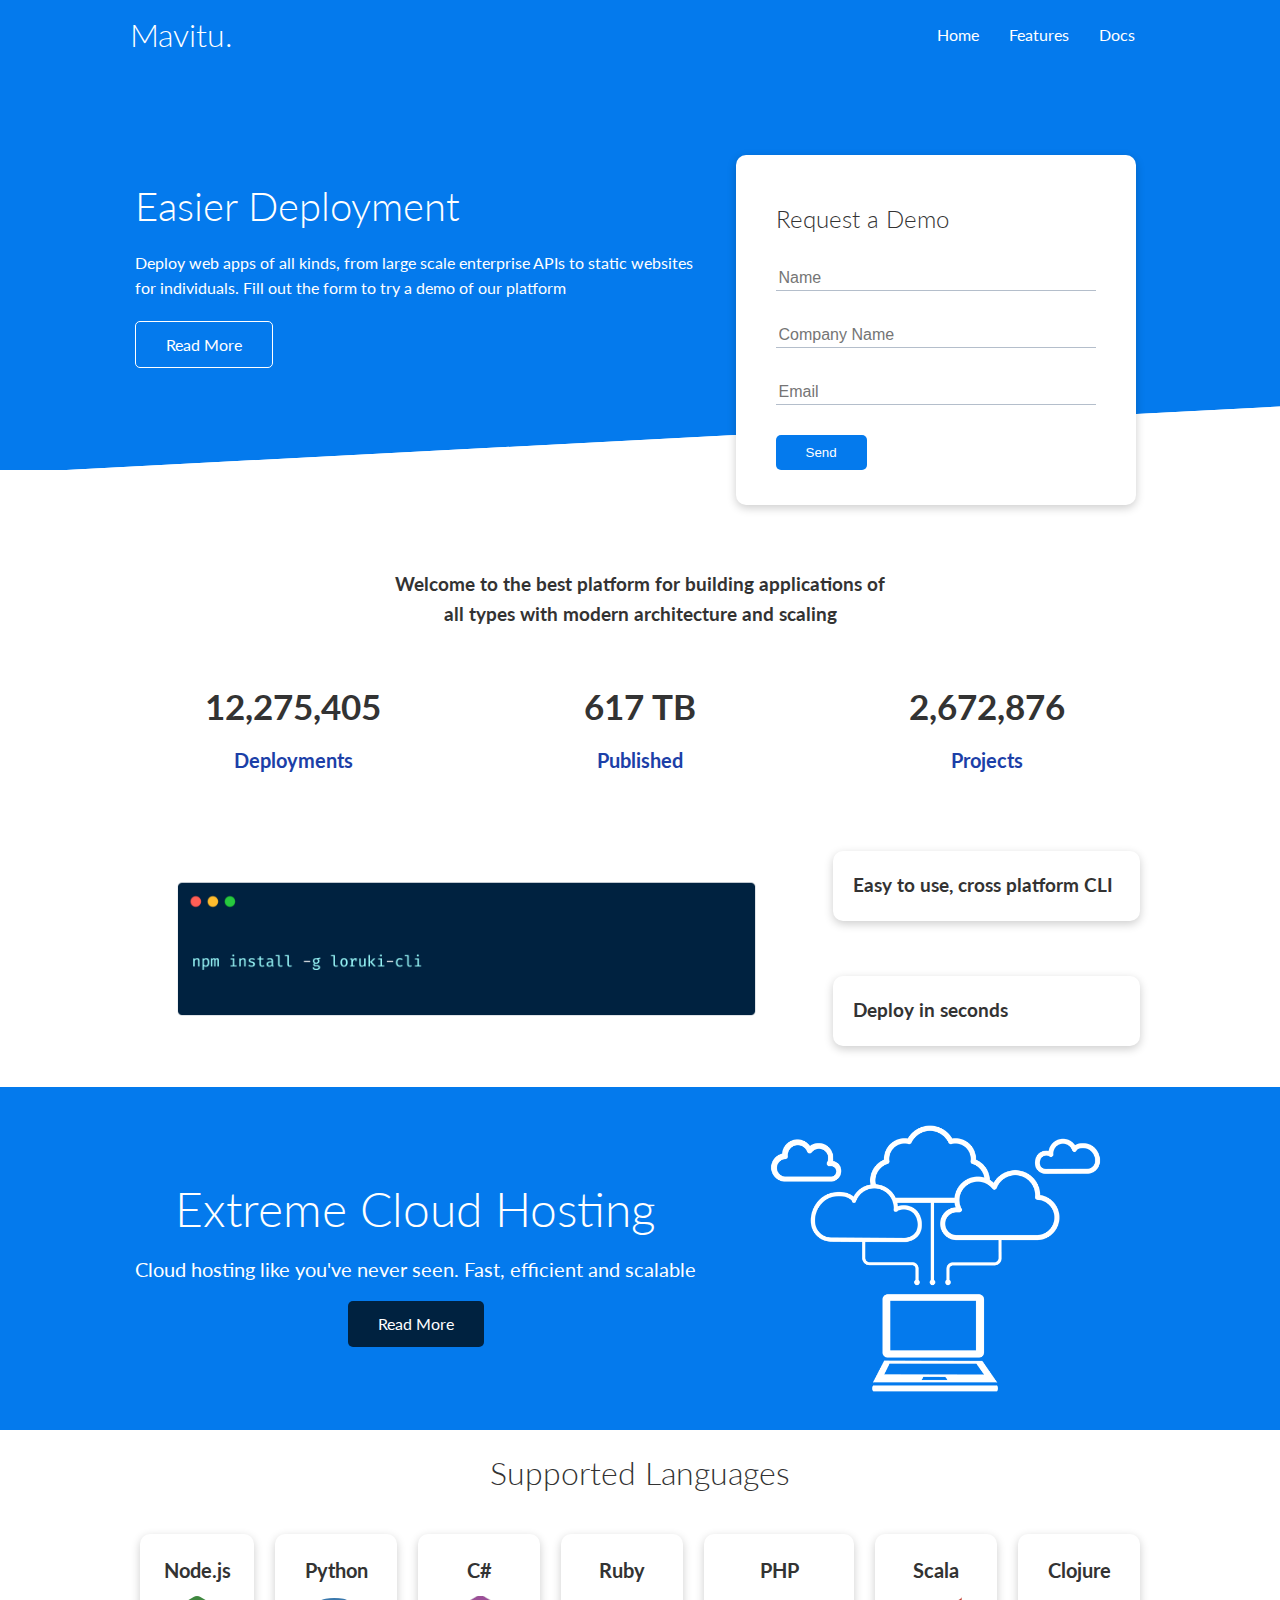
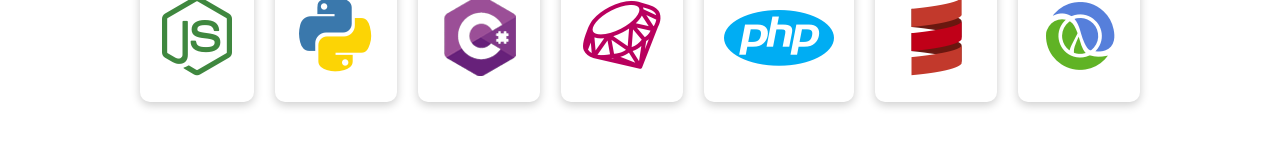
<file: index.html>
<!DOCTYPE html>
<html lang="en">
<head>
    <meta charset="UTF-8">
    <meta name="viewport" content="width=device-width, initial-scale=1.0">

    <!-- font awesome  -->
    <link rel="stylesheet" href="https://cdnjs.cloudflare.com/ajax/libs/font-awesome/5.15.1/css/all.min.css" integrity="sha512-+4zCK9k+qNFUR5X+cKL9EIR+ZOhtIloNl9GIKS57V1MyNsYpYcUrUeQc9vNfzsWfV28IaLL3i96P9sdNyeRssA==" crossorigin="anonymous" />
    <!-- <link rel="stylesheet" href="https://use.fontawesome.com/releases/v5.15.1/css/all.css" integrity="sha384-vp86vTRFVJgpjF9jiIGPEEqYqlDwgyBgEF109VFjmqGmIY/Y4HV4d3Gp2irVfcrp" crossorigin="anonymous"> -->
    <link rel="stylesheet" href="./css/utilities.css">
    <link rel="stylesheet" href="./css/style.css">
    <title>Mavitu | Cloud Hosting</title>
</head>
<body>
    <!-- Navbar -->
    <div class="navbar">
        <div class="container flex">
            <h1 class="logo">Mavitu.</h1>
            <nav>
                <ul>
                    <li><a href="index.html">Home</a></li>
                    <li><a href="features.html">Features</a></li>
                    <li><a href="docs.html">Docs</a></li>
                </ul>
            </nav>
        </div>
    </div>

     <!-- Showcase -->
     <section class="showcase">
        <div class="container grid">
            <div class="showcase-text">
                <h1>Easier Deployment</h1>
                <p>Deploy web apps of all kinds, from large scale enterprise APIs to static websites for individuals. Fill out the form to try a demo of our platform</p>
                <a href="features.html" class="btn btn-outline">Read More</a>
            </div>

            <div class="showcase-form card">
                <h2>Request a Demo</h2>
                <!-- form  -->
                 <form>
                    <div class="form-control">
                        <input type="text" name="name" placeholder="Name" required>
                    </div>
                    <div class="form-control">
                        <input type="text" name="company" placeholder="Company Name" required>
                    </div>
                    <div class="form-control">
                        <input type="email" name="email" placeholder="Email" required>
                    </div>
                    <input type="submit" value="Send" class="btn btn-primary">
                </form>
            </div>
        </div>
    </section>


    <!-- Stats -->
    <section class="stats">
        <div class="container">
            <h3 class="stats-heading text-center my-1">
                Welcome to the best platform for building applications of all types with modern architecture and scaling
            </h3>

            <div class="grid grid-3 text-center my-4">
                <div>
                    <i class="fas fa-server fa-3x"></i>
                    <h3>12,275,405</h3>
                    <p class="text-secondary">Deployments</p>
                </div>
                <div>
                    <i class="fas fa-upload fa-3x"></i>
                    <h3>617 TB</h3>
                    <p class="text-secondary">Published</p>
                </div>
                <div>
                    <i class="fas fa-project-diagram fa-3x"></i>
                    <h3>2,672,876</h3>
                    <p class="text-secondary">Projects</p>
                </div>
            </div>
        </div>
    </section>

     <!-- Cli -->
     <section class="cli">
        <div class="container grid">
            <img src="images/cli.png" alt="">
            <div class="card">
                <h3>Easy to use, cross platform CLI</h3>
            </div>
            <div class="card">
                <h3>Deploy in seconds</h3>
            </div>
        </div>
    </section>

     <!-- Cloud -->
     <section class="cloud bg-primary my-2 py-2">
        <div class="container grid">
            <div class="text-center">
                <h2 class="lg">Extreme Cloud Hosting</h2>
                <p class="lead my-1">Cloud hosting like you've never seen. Fast, efficient and scalable</p>
                <a href="features.html" class="btn btn-dark">Read More</a>
            </div>
            <img src="images/cloud.png" alt="">
        </div>
    </section>


    <!-- Languages -->
    <section class="languages">
        <h2 class="md text-center my-2">
            Supported Languages
        </h2>
        <div class="container flex">
            <div class="card">
                <h4>Node.js</h4>
                <img src="images/logos/node.png" alt="">
            </div>
            <div class="card">
                <h4>Python</h4>
                <img src="images/logos/python.png" alt="">
              </div>
              <div class="card">
                <h4>C#</h4>
                <img src="images/logos/csharp.png" alt="">
              </div>
              <div class="card">
                <h4>Ruby</h4>
                <img src="images/logos/ruby.png" alt="">
              </div>
              <div class="card">
                <h4>PHP</h4>
                <img src="images/logos/php.png" alt="">
              </div>
              <div class="card">
                <h4>Scala</h4>
                <img src="images/logos/scala.png" alt="">
              </div>
              <div class="card">
                <h4>Clojure</h4>
                <img src="images/logos/clojure.png" alt="">
              </div>
        </div>
    </section>
    
</body>
</html>
</file>
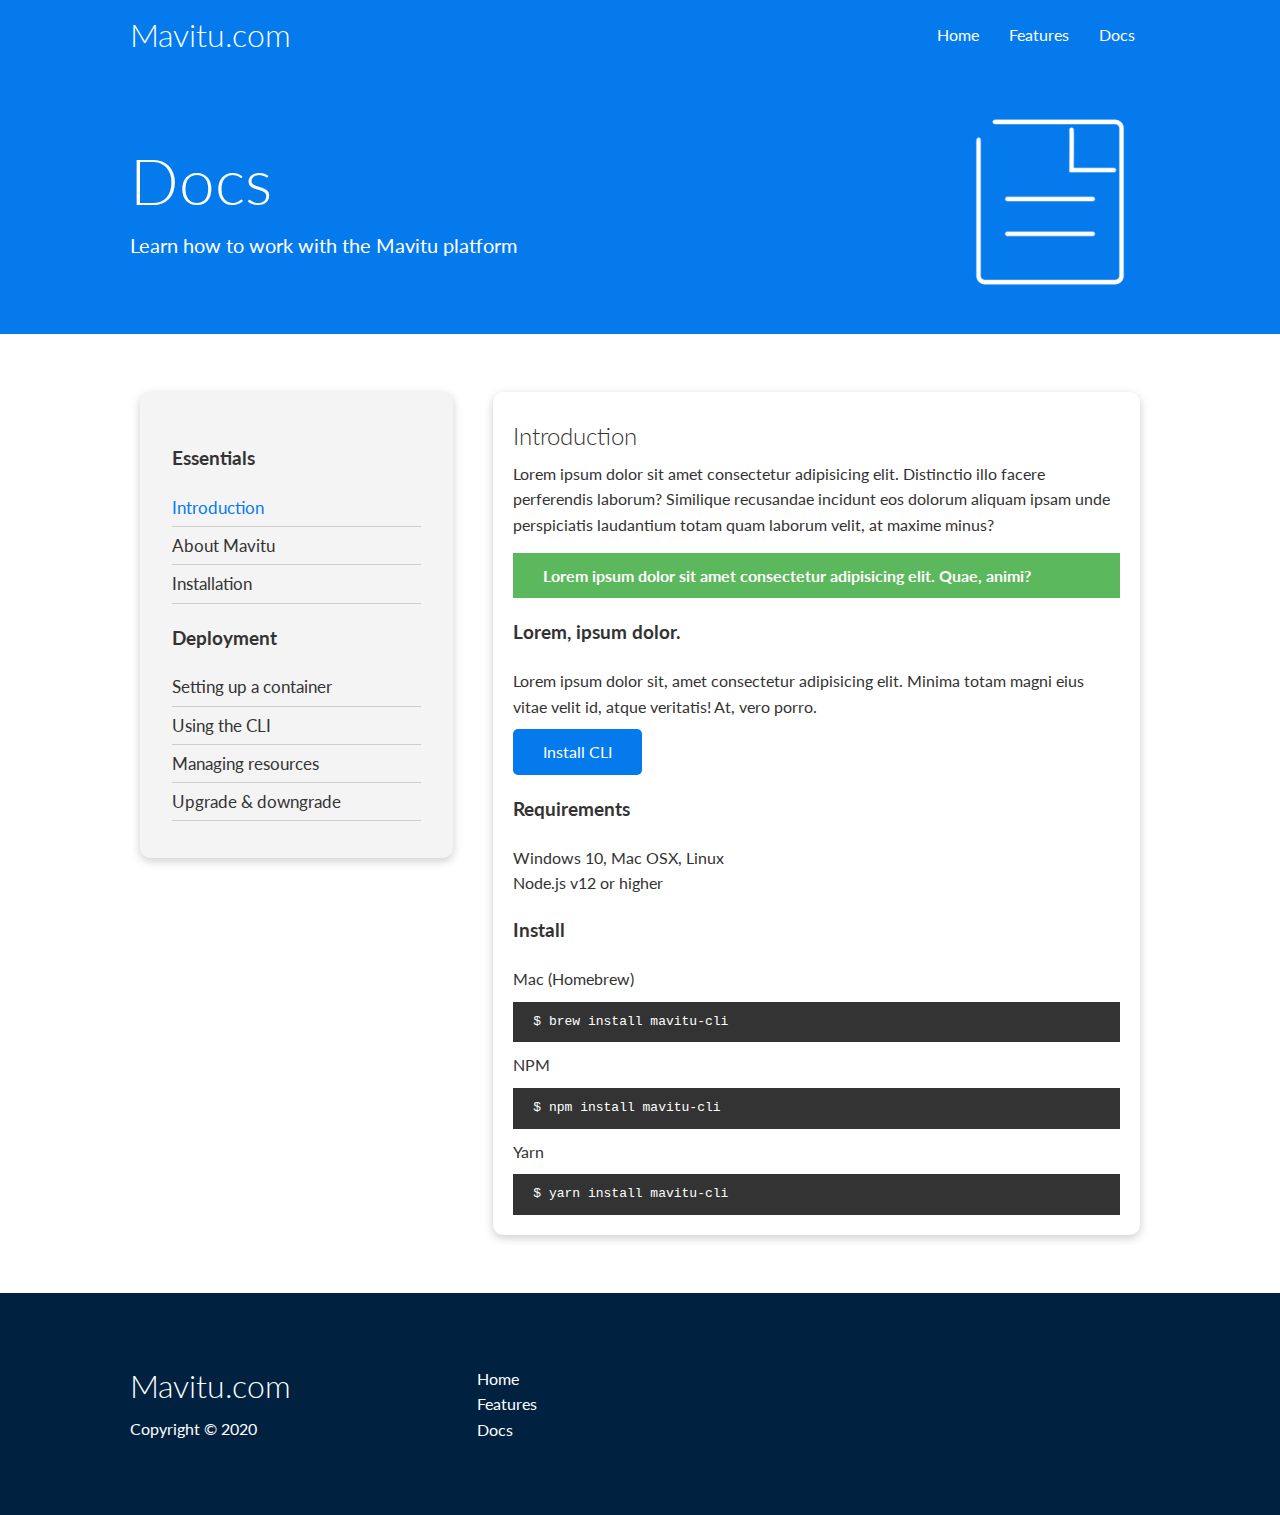
<file: docs.html>
<!DOCTYPE html>
<html lang="en">
<head>
    <meta charset="UTF-8">
    <meta name="viewport" content="width=device-width, initial-scale=1.0">
    <link rel="stylesheet" href="https://cdnjs.cloudflare.com/ajax/libs/font-awesome/5.15.1/css/all.min.css" integrity="sha512-+4zCK9k+qNFUR5X+cKL9EIR+ZOhtIloNl9GIKS57V1MyNsYpYcUrUeQc9vNfzsWfV28IaLL3i96P9sdNyeRssA==" crossorigin="anonymous" />
    <link rel="stylesheet" href="css/utilities.css">
    <link rel="stylesheet" href="css/style.css">
    <title>Mavitu | Cloud Hosting For Everyone</title>
</head>
<body>
    <!-- Navbar -->
    <div class="navbar">
        <div class="container flex">
            <h1 class="logo">Mavitu.com</h1>
            <nav>
                <ul>
                    <li><a href="index.html">Home</a></li>
                    <li><a href="features.html">Features</a></li>
                    <li><a href="docs.html">Docs</a></li>
                </ul>
            </nav>
        </div>
    </div>

    <!-- Head -->
    <section class="docs-head bg-primary py-3">
        <div class="container grid">
            <div>
                <h1 class="xl">Docs</h1>
                <p class="lead">
                    Learn how to work with the Mavitu platform
                </p>
            </div>
            <img src="images/docs.png" alt="">
        </div>
    </section>

    <!-- Docs main -->
    <section class="docs-main my-4">
        <div class="container grid">
            <div class="card bg-light p-3">
                <h3 class="my-2">Essentials</h3>
                <nav>
                    <ul>
                        <li><a class="text-primary" href="#">Introduction</a></li>
                        <li><a href="#">About Mavitu</a></li>
                        <li><a href="#">Installation</a></li>
                    </ul>
                </nav>

                <h3 class="my-2">Deployment</h3>
                <nav>
                    <ul>
                        <li><a href="#">Setting up a container</a></li>
							<li><a href="#">Using the CLI</a></li>
							<li><a href="#">Managing resources</a></li>
							<li><a href="#">Upgrade & downgrade</a></li>
                    </ul>
                </nav>
            </div>
            
            <div class="card">
                <h2>Introduction</h2>
                <p>Lorem ipsum dolor sit amet consectetur adipisicing elit. Distinctio illo facere perferendis laborum? Similique recusandae incidunt eos dolorum aliquam ipsam unde perspiciatis laudantium totam quam laborum velit, at maxime minus?</p>

                <div class="alert alert-success">
                    <i class="fas fa-info"></i> Lorem ipsum dolor sit amet consectetur adipisicing elit. Quae, animi?
                </div>

                <h3>Lorem, ipsum dolor.</h3>
                <p>Lorem ipsum dolor sit, amet consectetur adipisicing elit. Minima totam magni eius vitae velit id, atque veritatis! At, vero porro.</p>
                <a href="#" class="btn btn-primary">Install CLI</a>

                <h3>Requirements</h3>
                <ul>
                    <li>Windows 10, Mac OSX, Linux</li>
                    <li>Node.js v12 or higher</li>
                </ul>

                <h3>Install</h3>
                <p>Mac (Homebrew)</p>
                <pre><code>$ brew install mavitu-cli</code></pre>
                <p>NPM</p>
                <pre><code>$ npm install mavitu-cli</code></pre>
                <p>Yarn</p>
                <pre><code>$ yarn install mavitu-cli</code></pre>

            </div>
        </div>
    </section>
    
    <!-- Footer -->
    <footer class="footer bg-dark py-5">
        <div class="container grid grid-3">
            <div>
                <h1>Mavitu.com
                </h1>
                <p>Copyright &copy; 2020</p>
            </div>
            <nav>
                <ul>
                    <li><a href="index.html">Home</a></li>
                    <li><a href="features.html">Features</a></li>
                    <li><a href="docs.html">Docs</a></li>
                </ul>
            </nav>
            <div class="social">
                <a href="#"><i class="fab fa-github fa-2x"></i></a>
                <a href="#"><i class="fab fa-facebook fa-2x"></i></a>
                <a href="#"><i class="fab fa-instagram fa-2x"></i></a>
                <a href="#"><i class="fab fa-twitter fa-2x"></i></a>
            </div>
        </div>
    </footer>
</body>
</html>
</file>
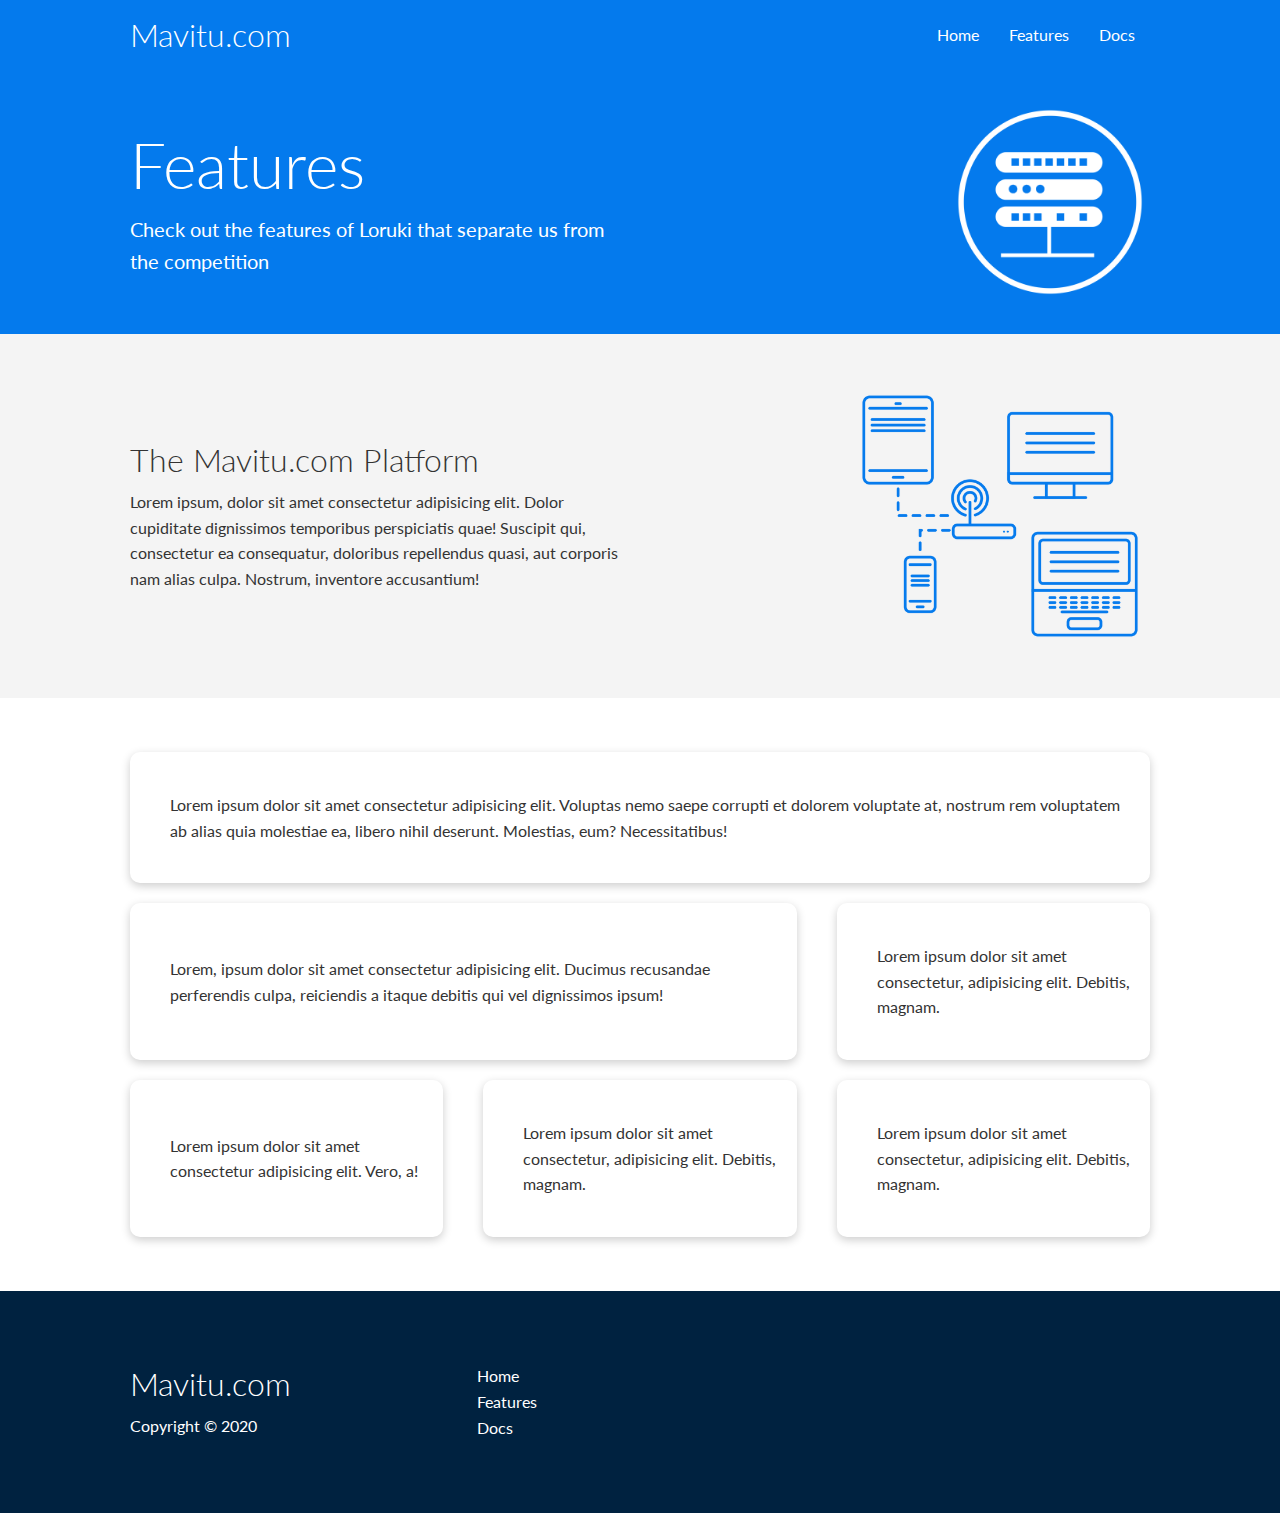
<file: features.html>
<!DOCTYPE html>
<html lang="en">
	<head>
		<meta charset="UTF-8" />
		<meta name="viewport" content="width=device-width, initial-scale=1.0" />
		<link
			rel="stylesheet"
			href="https://cdnjs.cloudflare.com/ajax/libs/font-awesome/5.15.1/css/all.min.css"
			integrity="sha512-+4zCK9k+qNFUR5X+cKL9EIR+ZOhtIloNl9GIKS57V1MyNsYpYcUrUeQc9vNfzsWfV28IaLL3i96P9sdNyeRssA=="
			crossorigin="anonymous"
		/>
		<link rel="stylesheet" href="css/utilities.css" />
		<link rel="stylesheet" href="css/style.css" />
		<title>Mavitu | Cloud Hosting For Everyone</title>
	</head>
	<body>
		<!-- Navbar -->
		<div class="navbar">
			<div class="container flex">
				<h1 class="logo">Mavitu.com</h1>
				<nav>
					<ul>
						<li><a href="index.html">Home</a></li>
						<li><a href="features.html">Features</a></li>
						<li><a href="docs.html">Docs</a></li>
					</ul>
				</nav>
			</div>
		</div>

		<!-- Head -->
		<section class="features-head bg-primary py-3">
			<div class="container grid">
				<div>
					<h1 class="xl">Features</h1>
					<p class="lead">
						Check out the features of Loruki that separate us from the
						competition
					</p>
				</div>
				<img src="images/server.png" alt="" />
			</div>
		</section>

		<!-- Sub head -->
		<section class="features-sub-head bg-light py-3">
			<div class="container grid">
				<div>
					<h1 class="md">The Mavitu.com Platform</h1>
					<p>
						Lorem ipsum, dolor sit amet consectetur adipisicing elit. Dolor
						cupiditate dignissimos temporibus perspiciatis quae! Suscipit qui,
						consectetur ea consequatur, doloribus repellendus quasi, aut
						corporis nam alias culpa. Nostrum, inventore accusantium!
					</p>
				</div>
				<img src="images/server2.png" alt="" />
			</div>
		</section>

		<section class="features-main my-2">
			<div class="container grid grid-3">
				<div class="card flex">
					<i class="fas fa-server fa-3x"></i>
					<p>
						Lorem ipsum dolor sit amet consectetur adipisicing elit. Voluptas
						nemo saepe corrupti et dolorem voluptate at, nostrum rem voluptatem
						ab alias quia molestiae ea, libero nihil deserunt. Molestias, eum?
						Necessitatibus!
					</p>
				</div>
				<div class="card flex">
					<i class="fas fa-network-wired fa-3x"></i>
					<p>
						Lorem, ipsum dolor sit amet consectetur adipisicing elit. Ducimus
						recusandae perferendis culpa, reiciendis a itaque debitis qui vel
						dignissimos ipsum!
					</p>
				</div>
				<div class="card flex">
					<i class="fas fa-laptop-code fa-3x"></i>
					<p>
						Lorem ipsum dolor sit amet consectetur, adipisicing elit. Debitis,
						magnam.
					</p>
				</div>
				<div class="card flex">
					<i class="fas fa-database fa-3x"></i>
					<p>
						Lorem ipsum dolor sit amet consectetur adipisicing elit. Vero, a!
					</p>
				</div>
				<div class="card flex">
					<i class="fas fa-power-off fa-3x"></i>
					<p>
						Lorem ipsum dolor sit amet consectetur, adipisicing elit. Debitis,
						magnam.
					</p>
				</div>
				<div class="card flex">
					<i class="fas fa-upload fa-3x"></i>
					<p>
						Lorem ipsum dolor sit amet consectetur, adipisicing elit. Debitis,
						magnam.
					</p>
				</div>
			</div>
		</section>

		<!-- Footer -->
		<footer class="footer bg-dark py-5">
			<div class="container grid grid-3">
				<div>
					<h1>Mavitu.com</h1>
					<p>Copyright &copy; 2020</p>
				</div>
				<nav>
					<ul>
						<li><a href="index.html">Home</a></li>
						<li><a href="features.html">Features</a></li>
						<li><a href="docs.html">Docs</a></li>
					</ul>
				</nav>
				<div class="social">
					<a href="#"><i class="fab fa-github fa-2x"></i></a>
					<a href="#"><i class="fab fa-facebook fa-2x"></i></a>
					<a href="#"><i class="fab fa-instagram fa-2x"></i></a>
					<a href="#"><i class="fab fa-twitter fa-2x"></i></a>
				</div>
			</div>
		</footer>
	</body>
</html>
</file>
<file: css/utilities.css>
/* Utilities  */
.container {
	max-width: 1100px;
	margin: 0 auto;
	overflow: auto;
	padding: 0 40px;
}

.flex {
	display: flex;
	justify-content: space-between;
	align-items: center;
	height: 100%;
}

.grid {
	display: grid;
	grid-template-columns: repeat(2, 1fr);
	gap: 20px;
	justify-content: center;
	align-items: center;
	height: 100%;
}

.grid-3 {
	grid-template-columns: repeat(3, 1fr);
}

.card {
	background-color: #fff;
	color: #333;
	border-radius: 10px;
	box-shadow: 0 3px 10px rgba(0, 0, 0, 0.2);
	padding: 20px;
	margin: 10px;
}

/* button  */
.btn {
	display: inline-block;
	padding: 10px 30px;
	cursor: pointer;
	background: var(--primary-color);
	color: #fff;
	border: none;
	border-radius: 5px;
}

.btn-outline {
	background-color: transparent;
	border: 1px #fff solid;
}

.btn:hover {
	transform: scale(0.98);
}

/* Backgrounds & colored buttons */
.bg-primary,
.btn-primary {
	background-color: var(--primary-color);
	color: #fff;
}

.bg-secondary,
.btn-secondary {
	background-color: var(--secondary-color);
	color: #fff;
}

.bg-dark,
.btn-dark {
	background-color: var(--dark-color);
	color: #fff;
}

.bg-light,
.btn-light {
	background-color: var(--light-color);
	color: #333;
}

.bg-primary a,
.btn-primary a,
.bg-secondary a,
.btn-secondary a,
.bg-dark a,
.btn-dark a {
	color: #fff;
}

/* Text colors */
.text-primary {
	color: var(--primary-color);
}

.text-secondary {
	color: var(--secondary-color);
}

.text-dark {
	color: var(--dark-color);
}

.text-light {
	color: var(--light-color);
}

/* Text sizes */
.lead {
	font-size: 20px;
}

.sm {
	font-size: 1rem;
}

.md {
	font-size: 2rem;
}

.lg {
	font-size: 3rem;
}

.xl {
	font-size: 4rem;
}

.text-center {
	text-align: center;
}

/* Alert */
.alert {
	background-color: var(--light-color);
	padding: 10px 20px;
	font-weight: bold;
	margin: 15px 0;
}

.alert i {
	margin-right: 10px;
}

.alert-success {
	background-color: var(--success-color);
	color: #fff;
}

.alert-error {
	background-color: var(--error-color);
	color: #fff;
}

/* Margin */
.my-1 {
	margin: 1rem 0;
}

.my-2 {
	margin: 1.5rem 0;
}

.my-3 {
	margin: 2rem 0;
}

.my-4 {
	margin: 3rem 0;
}

.my-5 {
	margin: 4rem 0;
}

.m-1 {
	margin: 1rem;
}

.m-2 {
	margin: 1.5rem;
}

.m-3 {
	margin: 2rem;
}

.m-4 {
	margin: 3rem;
}

.m-5 {
	margin: 4rem;
}

/* Padding */
.py-1 {
	padding: 1rem 0;
}

.py-2 {
	padding: 1.5rem 0;
}

.py-3 {
	padding: 2rem 0;
}

.py-4 {
	padding: 3rem 0;
}

.py-5 {
	padding: 4rem 0;
}

.p-1 {
	padding: 1rem;
}

.p-2 {
	padding: 1.5rem;
}

.p-3 {
	padding: 2rem;
}

.p-4 {
	padding: 3rem;
}

.p-5 {
	padding: 4rem;
}
</file>
<file: css/style.css>
@import url("https://fonts.googleapis.com/css2?family=Lato:wght@300&display=swap");

:root {
	--primary-color: #047aed;
	--secondary-color: #1c3fa8;
	--dark-color: #002240;
	--light-color: #f4f4f4;
	--success-color: #5cb85c;
	--error-color: #d9534f;
}

* {
	box-sizing: border-box;
	padding: 0;
	margin: 0;
}

body {
	font-family: "Lato", sans-serif;
	color: #333;
	line-height: 1.6;
}

ul {
	list-style-type: none;
}

a {
	text-decoration: none;
	color: #333;
}

h1,
h2 {
	font-weight: 300;
	line-height: 1.2;
	margin: 10px 0;
}

p {
	margin: 10px 0;
}

img {
	width: 100%;
}

code,
pre {
	background: #333;
	color: #fff;
	padding: 10px;
}

/* Navbar */
.navbar {
	background-color: var(--primary-color);
	color: #fff;
	height: 70px;
}

.navbar ul {
	display: flex;
}

.navbar a {
	color: #fff;
	padding: 10px;
	margin: 0 5px;
}

.navbar a:hover {
	border-bottom: 2px #fff solid;
}

.navbar .flex {
	justify-content: space-between;
}

/* Showcase */
.showcase {
	height: 400px;
	background-color: var(--primary-color);
	color: #fff;
	position: relative;
}

.showcase h1 {
	font-size: 40px;
}

.showcase p {
	margin: 20px 0;
}

.showcase .grid {
	overflow: visible;
	grid-template-columns: 55% auto;
	gap: 30px;
}

.showcase-text {
	animation: slideInFromLeft 1s ease-in;
}

/* showcase form  */
.showcase-form {
	position: relative;
	top: 60px;
	height: 350px;
	width: 400px;
	padding: 40px;
	z-index: 100;
	justify-self: flex-end;
	animation: slideInFromRight 1s ease-in;
}

.showcase-form .form-control {
	margin: 30px 0;
}

.showcase-form input[type="text"],
.showcase-form input[type="email"] {
	border: 0;
	border-bottom: 1px solid #b4becb;
	width: 100%;
	padding: 3px;
	font-size: 16px;
}

.showcase-form input:focus {
	outline: none;
}

/* skew area  */
.showcase::before,
.showcase::after {
	content: "";
	position: absolute;
	height: 100px;
	bottom: -70px;
	right: 0;
	left: 0;
	background: #fff;
	transform: skewY(-3deg);
	-webkit-transform: skewY(-3deg);
	-moz-transform: skewY(-3deg);
	-ms-transform: skewY(-3deg);
}

/* Stats */
.stats {
	padding-top: 100px;
	animation: slideInFromBottom 1s ease-in;
}

.stats-heading {
	max-width: 500px;
	margin: auto;
}

.stats .grid h3 {
	font-size: 35px;
}

.stats .grid p {
	font-size: 20px;
	font-weight: bold;
}

/* Cli */
.cli .grid {
	grid-template-columns: repeat(3, 1fr);
	grid-template-rows: repeat(2, 1fr);
}

/* first child in CLI  */
.cli .grid > *:first-child {
	grid-column: 1 / span 2;
	grid-row: 1 / span 2;
}

/* Cloud */
.cloud .grid {
	grid-template-columns: 4fr 3fr;
}

/* Languages */

.languages .flex {
	flex-wrap: wrap;
}

.languages .card {
	text-align: center;
	margin: 18px 10px 40px;
	transition: transform 0.2s ease-in;
}

.languages .card h4 {
	font-size: 20px;
	margin-bottom: 10px;
}

.languages .card:hover {
	transform: translateY(-15px);
}

/* Features */
.features-head img,
.docs-head img {
	width: 200px;
	justify-self: flex-end;
}

.features-sub-head img {
	width: 300px;
	justify-self: flex-end;
}

.features-main .card > i {
	margin-right: 20px;
}

.features-main .grid {
	padding: 30px;
}

.features-main .grid > *:first-child {
	grid-column: 1 / span 3;
}

.features-main .grid > *:nth-child(2) {
	grid-column: 1 / span 2;
}

/* Docs */
.docs-main h3 {
	margin: 20px 0;
}

.docs-main .grid {
	grid-template-columns: 1fr 2fr;
	align-items: flex-start;
}

.docs-main nav li {
	font-size: 17px;
	padding-bottom: 5px;
	margin-bottom: 5px;
	border-bottom: 1px #ccc solid;
}

.docs-main a:hover {
	font-weight: bold;
}

/* Footer */
.footer .social a {
	margin: 0 10px;
}

/* Animations */
@keyframes slideInFromLeft {
	0% {
		transform: translateX(-100%);
	}

	100% {
		transform: translateX(0);
	}
}

@keyframes slideInFromRight {
	0% {
		transform: translateX(100%);
	}

	100% {
		transform: translateX(0);
	}
}

@keyframes slideInFromTop {
	0% {
		transform: translateY(-100%);
	}

	100% {
		transform: translateX(0);
	}
}

@keyframes slideInFromBottom {
	0% {
		transform: translateY(100%);
	}

	100% {
		transform: translateX(0);
	}
}

/* Tablets and under */
@media (max-width: 768px) {
	.grid,
	.showcase .grid,
	.stats .grid,
	.cli .grid,
	.cloud .grid,
	.features-main .grid,
	.docs-main .grid {
		grid-template-columns: 1fr;
		grid-template-rows: 1fr;
	}

	.showcase {
		height: auto;
	}

	.showcase-text {
		text-align: center;
		margin-top: 40px;
		animation: slideInFromTop 1s ease-in;
	}

	.showcase-form {
		justify-self: center;
		margin: auto;
		animation: slideInFromBottom 1s ease-in;
	}

	.cli .grid > *:first-child {
		grid-column: 1;
		grid-row: 1;
	}

	.features-head,
	.features-sub-head,
	.docs-head {
		text-align: center;
	}

	.features-head img,
	.features-sub-head img,
	.docs-head img {
		justify-self: center;
	}

	.features-main .grid > *:first-child,
	.features-main .grid > *:nth-child(2) {
		grid-column: 1;
	}
}

/* Mobile */
@media (max-width: 500px) {
	.navbar {
		height: 110px;
	}

	.navbar .flex {
		flex-direction: column;
	}

	.navbar ul {
		padding: 10px;
		background-color: rgba(0, 0, 0, 0.1);
	}

	.showcase-form {
		width: 300px;
	}
}
</file>
